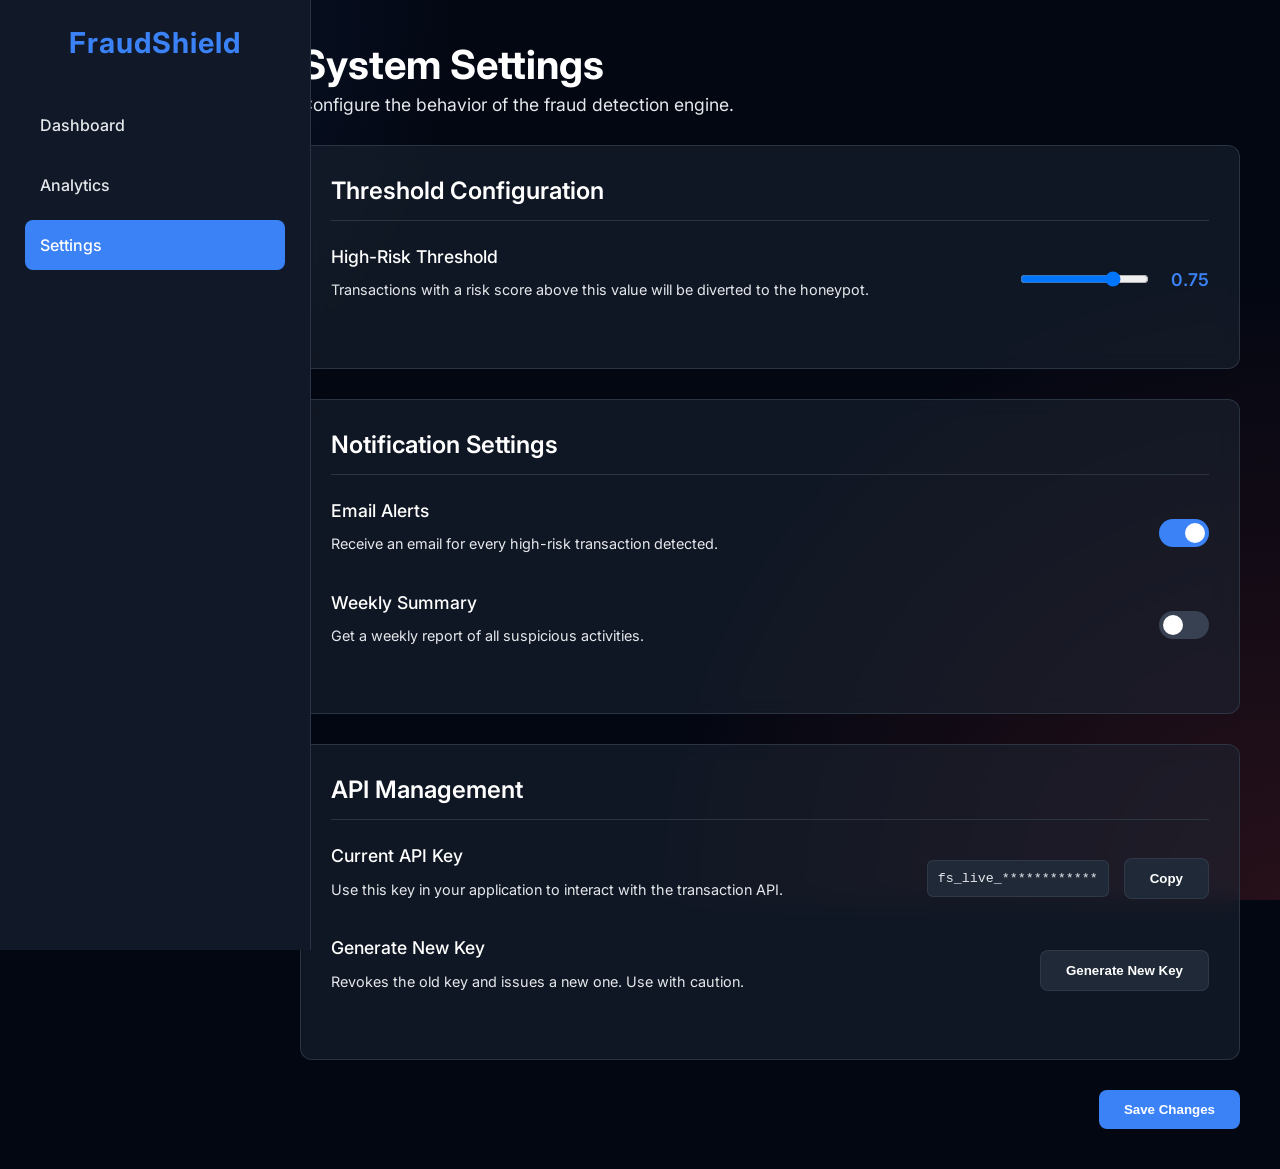
<file: static/settings.html>
<!DOCTYPE html>
<html lang="en">
<head>
    <meta charset="UTF-8">
    <meta name="viewport" content="width=device-width, initial-scale=1.0">
    <title>Settings - FraudShield</title>
    <link href="https://fonts.googleapis.com/css2?family=Inter:wght@400;500;600;700&display=swap" rel="stylesheet">
    <style>
        :root {
            --sidebar-bg: #111827;
            --main-bg: #030712;
            --card-bg: rgba(31, 41, 55, 0.5);
            --border-color: rgba(55, 65, 81, 0.7);
            --text-primary: #ffffff;
            --text-secondary: #e5e7eb;
            --accent-blue: #3b82f6;
            --input-bg: #1f2937;
        }
        body {
            font-family: 'Inter', sans-serif;
            background-color: var(--main-bg);
            color: var(--text-primary);
            margin: 0;
            display: flex;
            background-image: radial-gradient(circle at top left, rgba(59, 130, 246, 0.15), transparent 30%),
                              radial-gradient(circle at bottom right, rgba(239, 68, 68, 0.15), transparent 40%);
            background-attachment: fixed;
        }
        .sidebar {
            width: 260px;
            background-color: var(--sidebar-bg);
            padding: 25px;
            height: 100vh;
            position: fixed;
            border-right: 1px solid var(--border-color);
            z-index: 10;
        }
        .sidebar h1 {
            font-size: 1.8em;
            font-weight: 700;
            margin: 0 0 40px 0;
            text-align: center;
            letter-spacing: 1px;
            color: var(--accent-blue);
        }
        .sidebar ul { list-style: none; padding: 0; }
        .sidebar ul li a {
            display: flex;
            align-items: center;
            gap: 15px;
            color: var(--text-secondary);
            text-decoration: none;
            padding: 15px;
            border-radius: 8px;
            margin-bottom: 10px;
            font-weight: 500;
            transition: background-color 0.2s, color 0.2s;
        }
        .sidebar ul li a.active, .sidebar ul li a:hover {
            background-color: var(--accent-blue);
            color: var(--text-primary);
        }
        .main-content {
            margin-left: 260px;
            width: calc(100% - 260px);
            padding: 40px;
        }
        .header { margin-bottom: 30px; }
        .header h1 { font-size: 2.5em; font-weight: 700; margin: 0; }
        .header p { color: var(--text-secondary); font-size: 1.1em; margin-top: 5px; }

        .card {
            background-color: var(--card-bg);
            border-radius: 12px;
            padding: 30px;
            border: 1px solid var(--border-color);
            backdrop-filter: blur(10px);
            margin-bottom: 30px;
        }
        .card h2 {
            margin-top: 0;
            margin-bottom: 25px;
            color: var(--text-primary);
            border-bottom: 1px solid var(--border-color);
            padding-bottom: 15px;
            font-weight: 600;
        }
        .setting-item {
            display: flex;
            justify-content: space-between;
            align-items: center;
            margin-bottom: 25px;
        }
        .setting-item label { font-weight: 500; font-size: 1.1em; }
        .setting-item .description { font-size: 0.9em; color: var(--text-secondary); }

        /* Slider */
        .slider-container { display: flex; align-items: center; gap: 20px; }
        .slider-container input[type="range"] { flex-grow: 1; }
        .slider-container span { font-weight: 600; font-size: 1.1em; color: var(--accent-blue); }

        /* Toggle Switch */
        .switch { position: relative; display: inline-block; width: 50px; height: 28px; }
        .switch input { opacity: 0; width: 0; height: 0; }
        .switch .slider { position: absolute; cursor: pointer; top: 0; left: 0; right: 0; bottom: 0; background-color: #374151; transition: .4s; border-radius: 28px; }
        .switch .slider:before { position: absolute; content: ""; height: 20px; width: 20px; left: 4px; bottom: 4px; background-color: white; transition: .4s; border-radius: 50%; }
        input:checked + .slider { background-color: var(--accent-blue); }
        input:checked + .slider:before { transform: translateX(22px); }

        /* Button */
        .btn {
            padding: 12px 25px;
            border: none;
            border-radius: 8px;
            font-weight: 600;
            cursor: pointer;
            transition: background-color 0.2s;
        }
        .btn-primary { background-color: var(--accent-blue); color: white; }
        .btn-primary:hover { background-color: #2563eb; }
        .btn-secondary { background-color: var(--input-bg); color: var(--text-primary); border: 1px solid var(--border-color); }
        .btn-secondary:hover { background-color: #374151; }
        
        .api-key-container { display: flex; align-items: center; gap: 15px; }
        .api-key-input { flex-grow: 1; background: var(--input-bg); border: 1px solid var(--border-color); padding: 10px; border-radius: 6px; color: var(--text-secondary); font-family: monospace; }
    </style>
</head>
<body>
    <div class="sidebar">
        <h1>FraudShield</h1>
        <ul>
            <li><a href="/"><span>Dashboard</span></a></li>
            <li><a href="/analytics.html"><span>Analytics</span></a></li>
            <li><a href="/settings.html" class="active"><span>Settings</span></a></li>
        </ul>
    </div>
    <div class="main-content">
        <div class="header">
            <h1>System Settings</h1>
            <p>Configure the behavior of the fraud detection engine.</p>
        </div>

        <div class="card">
            <h2>Threshold Configuration</h2>
            <div class="setting-item">
                <div>
                    <label for="risk-threshold">High-Risk Threshold</label>
                    <p class="description">Transactions with a risk score above this value will be diverted to the honeypot.</p>
                </div>
                <div class="slider-container">
                    <input type="range" id="risk-threshold" min="0" max="1" step="0.05" value="0.75">
                    <span id="risk-threshold-value">0.75</span>
                </div>
            </div>
        </div>

        <div class="card">
            <h2>Notification Settings</h2>
            <div class="setting-item">
                <div>
                    <label>Email Alerts</label>
                    <p class="description">Receive an email for every high-risk transaction detected.</p>
                </div>
                <label class="switch">
                    <input type="checkbox" checked>
                    <span class="slider"></span>
                </label>
            </div>
            <div class="setting-item">
                <div>
                    <label>Weekly Summary</label>
                    <p class="description">Get a weekly report of all suspicious activities.</p>
                </div>
                <label class="switch">
                    <input type="checkbox">
                    <span class="slider"></span>
                </label>
            </div>
        </div>

        <div class="card">
            <h2>API Management</h2>
            <div class="setting-item">
                <div>
                    <label>Current API Key</label>
                    <p class="description">Use this key in your application to interact with the transaction API.</p>
                </div>
                <div class="api-key-container">
                    <input type="text" class="api-key-input" value="fs_live_********************abcd" readonly>
                    <button class="btn btn-secondary">Copy</button>
                </div>
            </div>
             <div class="setting-item">
                <div>
                    <label>Generate New Key</label>
                    <p class="description">Revokes the old key and issues a new one. Use with caution.</p>
                </div>
                <button class="btn btn-secondary">Generate New Key</button>
            </div>
        </div>
        
        <div style="text-align: right;">
            <button class="btn btn-primary">Save Changes</button>
        </div>
    </div>

    <script>
        document.addEventListener('DOMContentLoaded', function() {
            const thresholdSlider = document.getElementById('risk-threshold');
            const thresholdValue = document.getElementById('risk-threshold-value');
            thresholdSlider.addEventListener('input', (event) => {
                thresholdValue.textContent = parseFloat(event.target.value).toFixed(2);
            });
        });
    </script>
</body>
</html>
</file>
